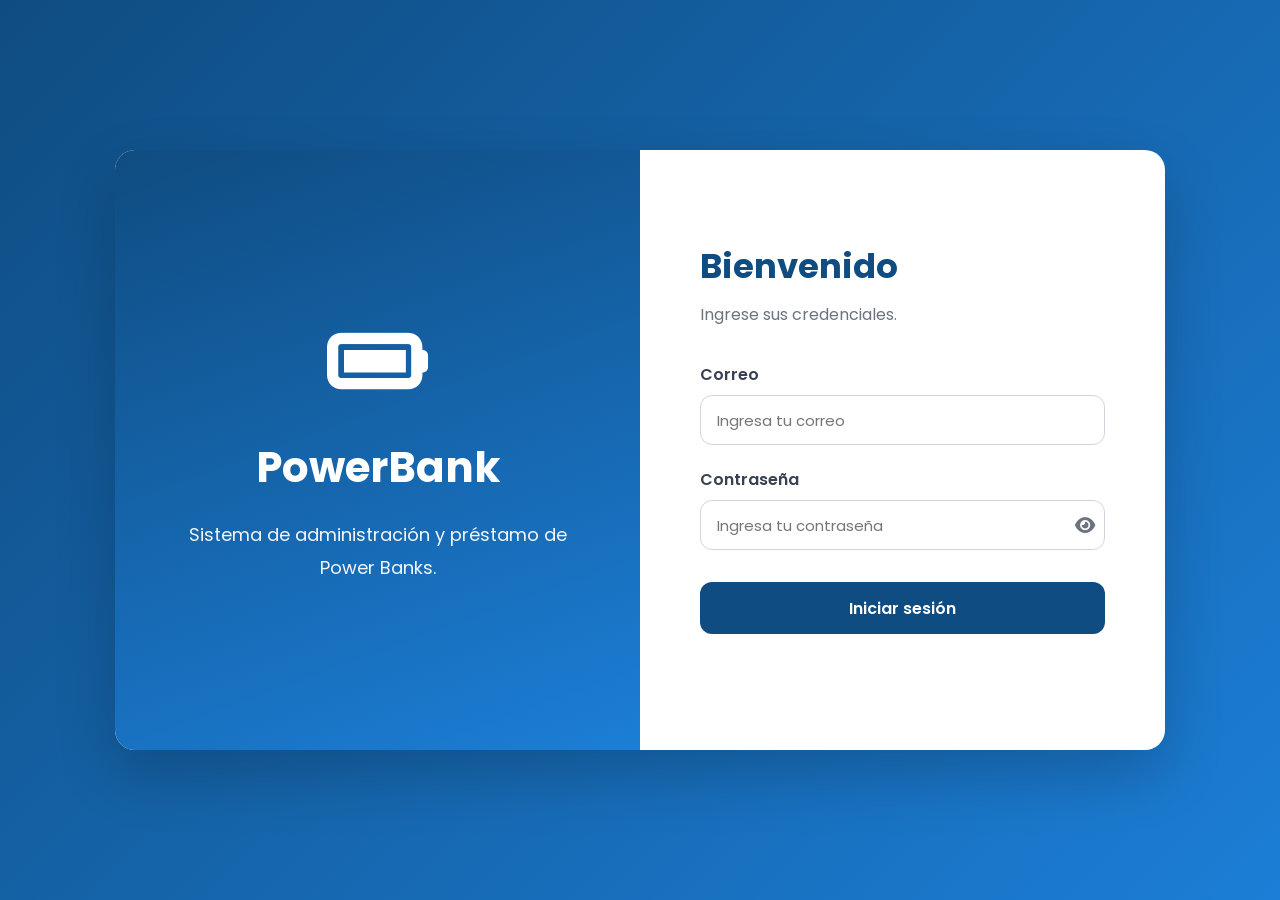
<file: frontend/index.html>
<!-- @Authores: Carlos Ovares, Brandon Sanchez -->

<!DOCTYPE html>
<html lang="es">
<head>
    <meta charset="UTF-8">
    <meta name="viewport" content="width=device-width, initial-scale=1.0">
    <title>PowerBank</title>

    <link rel="stylesheet" href="css/variables.css">
    <link rel="stylesheet" href="css/styles.css">
    <link rel="stylesheet" href="css/dashboard.css">

    <link rel="preconnect" href="https://fonts.googleapis.com">
    <link rel="preconnect" href="https://fonts.gstatic.com" crossorigin>
    <link href="https://fonts.googleapis.com/css2?family=Poppins:wght=300;400;500;600;700&display=swap" rel="stylesheet">
    <link rel="stylesheet" href="https://cdnjs.cloudflare.com/ajax/libs/font-awesome/6.7.2/css/all.min.css">
</head>
<body>

    <aside class="sidebar">
        <div>
            <div class="logo">
                <i class="fa-solid fa-battery-full"></i>
                <h2>PowerBank</h2>
            </div>

            <ul class="menu">
                <li>
                    <a href="#" id="menuDashboard">
                        <i class="fa-solid fa-house"></i>
                        Dashboard
                    </a>
                </li>
                <li class="admin-only">
                    <a href="#" id="menuUsuarios">
                        <i class="fa-solid fa-users"></i>
                        Usuarios
                    </a>
                </li>
                <li class="user-only">
                    <a href="#" id="menuPerfil">
                        <i class="fa-solid fa-user"></i>
                        Mi Perfil
                    </a>
                </li>
                <li>
                    <a href="#" id="menuPowerBanks">
                        <i class="fa-solid fa-plug"></i>
                        Power Banks
                    </a>
                </li>
                <li>
                    <a href="#" id="menuPrestamos">
                        <i class="fa-solid fa-right-left"></i>
                        Préstamos
                    </a>
                </li>
                <li class="admin-only">
                    <a href="#" id="menuReportes">
                        <i class="fa-solid fa-chart-column"></i>
                        Reportes
                    </a>
                </li>
            </ul>
        </div>

        <div class="bottom-menu">
            <span id="nombreUsuario"></span>
            <button class="btn btn-danger" onclick="cerrarSesion()">
                Cerrar sesión
            </button>
        </div>
    </aside>

    <main class="contenido">
        <header class="topbar">
            <h1 id="tituloPagina">Principal</h1>
        </header>

        <section id="contenido"></section>
    </main>

    <div id="modal" class="modal"></div>

    <script src="js/api.js"></script>
<script src="js/utils.js"></script>

<script src="js/prestamos.js"></script> 
<script src="js/usuarios.js"></script>
<script src="js/powerbanks.js"></script>
<script src="js/reportes.js"></script>

<script src="js/dashboard.js"></script>
</html>
</file>
<file: frontend/css/variables.css>
/* @Authores: Carlos Ovares, Brandon Sanchez*/

*{

    margin:0;

    padding:0;

    box-sizing:border-box;

    font-family:'Poppins',sans-serif;

}

body{

    background:var(--background);

    color:var(--text);

}

button{

    cursor:pointer;

    border:none;

}

input{

    outline:none;

}

a{

    text-decoration:none;

    color:inherit;

}

ul{

    list-style:none;

}
</file>
<file: frontend/css/styles.css>
/* @Authores: Carlos Ovares, Brandon Sanchez*/

*{

    margin:0;

    padding:0;

    box-sizing:border-box;

    font-family:'Poppins',sans-serif;

}

body{

    background:var(--background);

    color:var(--text);

}

button{

    cursor:pointer;

    border:none;

}

input{

    outline:none;

}

a{

    text-decoration:none;

    color:inherit;

}

ul{

    list-style:none;

}
</file>
<file: frontend/css/dashboard.css>
/* @Authores: Carlos Ovares, Brandon Sanchez*/

body {
    margin: 0;
    padding: 0;
    display: flex;
    min-height: 100vh;
    background: #f4f7fb;
}

/*=========================================
BARRA LATERAL
=========================================*/
.sidebar {
    width: 260px;
    background: #0F4C81;
    color: white;
    display: flex;
    flex-direction: column;
    justify-content: space-between;
    position: fixed;
    left: 0;
    top: 0;
    height: 100vh;
    padding: 25px;
    box-shadow: 5px 0 20px rgba(0,0,0,.15);
}

.logo {
    text-align: center;
    margin-bottom: 40px;
}

.logo i { 
    font-size: 55px; margin-bottom: 15px; 
}

.logo h2 { 
    font-size: 28px; 
}

.menu { 
    display: flex; flex-direction: column; gap: 10px; 
}

.menu li { 
    list-style: none; 
}

.menu a {
    display: flex;
    align-items: center;
    gap: 15px;
    padding: 14px 18px;
    border-radius: 12px;
    transition: .3s;
    color: white;
    text-decoration: none;
}

.menu a:hover { 
    background: rgba(255,255,255,.15); 
}

.menu i { 
    width: 20px; text-align: center; 
}

.bottom-menu {
    border-top: 1px solid rgba(255,255,255,.2);
    padding-top: 20px;
    display: flex;
    flex-direction: column;
    align-items: center;
}
.bottom-menu span {
    display: block;
    text-align: center;
    margin-bottom: 15px;
    font-weight: 600;
}

.bottom-menu .btn {
    width: fit-content;
    min-width: 150px;
}

/*=========================================
BOTONES
=========================================*/
.btn {
    border: none;
    cursor: pointer;
    padding: 12px 20px;
    border-radius: 10px;
    font-weight: 600;
    transition: .3s;
}
.btn:hover { transform: translateY(-2px); }
.btn-primary { background: #1C7ED6; color: white; }
.btn-success { background: #2E8B57; color: white; }
.btn-warning { background: #F59F00; color: white; }
.btn-danger { background: #E03131; color: white; }
.btn-secondary { background: #6c757d; color: white; }

/*=========================================
CONTENIDO PRINCIPAL
=========================================*/
.contenido {
    margin-left: 260px;
    width: calc(100% - 260px);
    min-height: 100vh;
}

.topbar {
    background: white;
    height: 80px;
    display: flex;
    align-items: center;
    justify-content: space-between;
    padding: 0 35px;
    box-shadow: 0 3px 12px rgba(0,0,0,.08);
}
.topbar h1 { color: #0F4C81; }

#contenido { padding: 35px; }

/*=========================================
TARJETAS
=========================================*/
.card, .card-dashboard {
    background: white;
    border-radius: 18px;
    box-shadow: 0 10px 20px rgba(0,0,0,.08);
}

.card { padding: 25px; }

.cards {
    display: grid;
    grid-template-columns: repeat(auto-fit, minmax(220px, 1fr));
    gap: 25px;
}

.card-dashboard {
    padding: 30px;
    text-align: center;
    transition: .3s;
}
.card-dashboard:hover { transform: translateY(-5px); }
.card-dashboard i { font-size: 45px; color: #1C7ED6; margin-bottom: 15px; }
.card-dashboard h3 { margin-bottom: 15px; }
.card-dashboard p { font-size: 36px; font-weight: bold; color: #0F4C81; }

.encabezado-modulo {
    display: flex;
    justify-content: space-between;
    align-items: center;
    margin-bottom: 25px;
}

/*=========================================
FORMULARIOS
=========================================*/
.form-control {
    width: 100%;
    height: 48px;
    border: 1px solid #d1d5db;
    border-radius: 10px;
    padding: 0 15px;
    font-size: 15px;
}
.form-control:focus { border-color: #1C7ED6; outline: none; }

/*=========================================
TABLAS
=========================================*/
.tabla-container { overflow-x: auto; margin-top: 20px; }
table { width: 100%; border-collapse: collapse; }
thead { background: #0F4C81; color: white; }
th, td { padding: 15px; text-align: left; }
td { border-bottom: 1px solid #e5e7eb; }
tbody tr:hover { background: #f7f9fc; }
.acciones { display: flex; gap: 8px; }

/*=========================================
ACCIONES
=========================================*/
.modal {
    display: none;
    position: fixed;
    top: 0; left: 0;
    width: 100%; height: 100%;
    background: rgba(0,0,0,.45);
    justify-content: center;
    align-items: center;
    z-index: 999;
}

.modal-content {
    width: 550px;
    max-width: 95%;
    background: white;
    border-radius: 20px;
    padding: 30px;
    animation: modal .25s;
}

@keyframes modal {
    from { transform: scale(.9); opacity: 0; }
    to { transform: scale(1); opacity: 1; }
}

.modal-header {
    display: flex;
    justify-content: space-between;
    align-items: center;
    margin-bottom: 25px;
}
.modal-header button { background: none; border: none; font-size: 22px; cursor: pointer; }

.form-group { margin-bottom: 18px; }
.form-group label { display: block; margin-bottom: 8px; font-weight: 600; }
.modal-buttons { display: flex; justify-content: flex-end; gap: 12px; margin-top: 25px; }

/*=========================================
ALERTAS
=========================================*/
.alert { padding: 15px; border-radius: 10px; margin-top: 15px; text-align: center; font-weight: 600; }
.success { background: #d1fae5; color: #065f46; }
.error { background: #fee2e2; color: #991b1b; }

/*=========================================
RESPONSIVE
=========================================*/
@media(max-width: 900px) {
    .sidebar { width: 100%; height: auto; position: relative; }
    .contenido { margin-left: 0; width: 100%; }
}

@media(max-width: 650px) {
    .topbar { flex-direction: column; height: auto; padding: 20px; gap: 10px; }
    .encabezado-modulo { flex-direction: column; align-items: flex-start; gap: 15px; }
}

/*=========================================
BOTÓN DEL OJO
=========================================*/
.form-group div[style*="display: flex"] {
    display: flex !important;
    align-items: center;
    gap: 8px !important;
    width: 100%;
}

.form-group div[style*="display: flex"] .form-control {
    flex: 1;
}

.form-group div[style*="display: flex"] .btn-secondary {
    height: 48px;
    display: flex;
    align-items: center;
    justify-content: center;
    box-sizing: border-box;
    margin: 0;
}
</file>
<file: frontend/css/login.css>
/* @Authores: Carlos Ovares, Brandon Sanchez*/

body{

    width:100%;
    min-height:100vh;

    display:flex;
    justify-content:center;
    align-items:center;

    background:linear-gradient(135deg,#0F4C81,#1C7ED6);

    padding:30px;

}

.login{

    width:100%;
    display:flex;
    justify-content:center;
    align-items:center;

}

.login-card{

    width:100%;
    max-width:1050px;

    min-height:600px;

    background:#fff;

    border-radius:20px;

    overflow:hidden;

    display:grid;

    grid-template-columns:1fr 1fr;

    box-shadow:0 25px 60px rgba(0,0,0,.20);

}

.login-left{

    background:linear-gradient(160deg,#0F4C81,#1C7ED6);

    color:white;

    display:flex;
    flex-direction:column;
    justify-content:center;
    align-items:center;

    padding:60px;

    text-align:center;

}

.login-left i{

    font-size:90px;

    margin-bottom:30px;

}

.login-left h1{

    font-size:42px;

    margin-bottom:20px;

}

.login-left p{

    font-size:18px;

    line-height:1.8;

    opacity:.95;

}

.login-right{

    display:flex;
    flex-direction:column;
    justify-content:center;

    padding:60px;

}

.login-right h2{

    font-size:34px;

    color:#0F4C81;

    margin-bottom:10px;

}

.login-right p{

    color:#6b7280;

    margin-bottom:35px;

}

/*=========================================
FORMULARIO
=========================================*/
.input-group{

    margin-bottom:22px;

}

.input-group label{

    display:block;

    margin-bottom:8px;

    font-weight:600;

    color:#374151;

}

.input-group input{

    width:100%;

    height:50px;

    border:1px solid #d1d5db;

    border-radius:12px;

    padding:0 16px;

    font-size:15px;

    transition:.3s;

}

.input-group input:focus{

    border-color:#1C7ED6;

    box-shadow:0 0 0 3px rgba(28,126,214,.20);

}

/*=========================================
CONTRASEÑA
=========================================*/

.password{

    position:relative;

}

.password input{

    padding-right:55px;

}

.password button{

    position:absolute;

    right:10px;

    top:50%;

    transform:translateY(-50%);

    background:none;

    border:none;

    font-size:18px;

    color:#6b7280;

    cursor:pointer;

}

/*=========================================
BOTÓN
=========================================*/

.btn-login{

    width:100%;

    height:52px;

    border:none;

    border-radius:12px;

    background:#0F4C81;

    color:white;

    font-size:16px;

    font-weight:600;

    transition:.3s;

    margin-top:10px;

}

.btn-login:hover{

    background:#08365c;

    transform:translateY(-2px);

}

/*=========================================
MENSAJES
=========================================*/

#mensaje{

    margin-top:25px;

    text-align:center;

    font-weight:600;

    color:#E03131;

}

/*=========================================
RESPONSIVE
=========================================*/

@media(max-width:900px){

    .login-card{

        grid-template-columns:1fr;

    }

    .login-left{

        padding:40px;

    }

    .login-right{

        padding:40px;

    }

}

@media(max-width:500px){

    body{

        padding:15px;

    }

    .login-left h1{

        font-size:30px;

    }

    .login-right{

        padding:30px;

    }

    .login-right h2{

        font-size:28px;

    }

}
</file>
